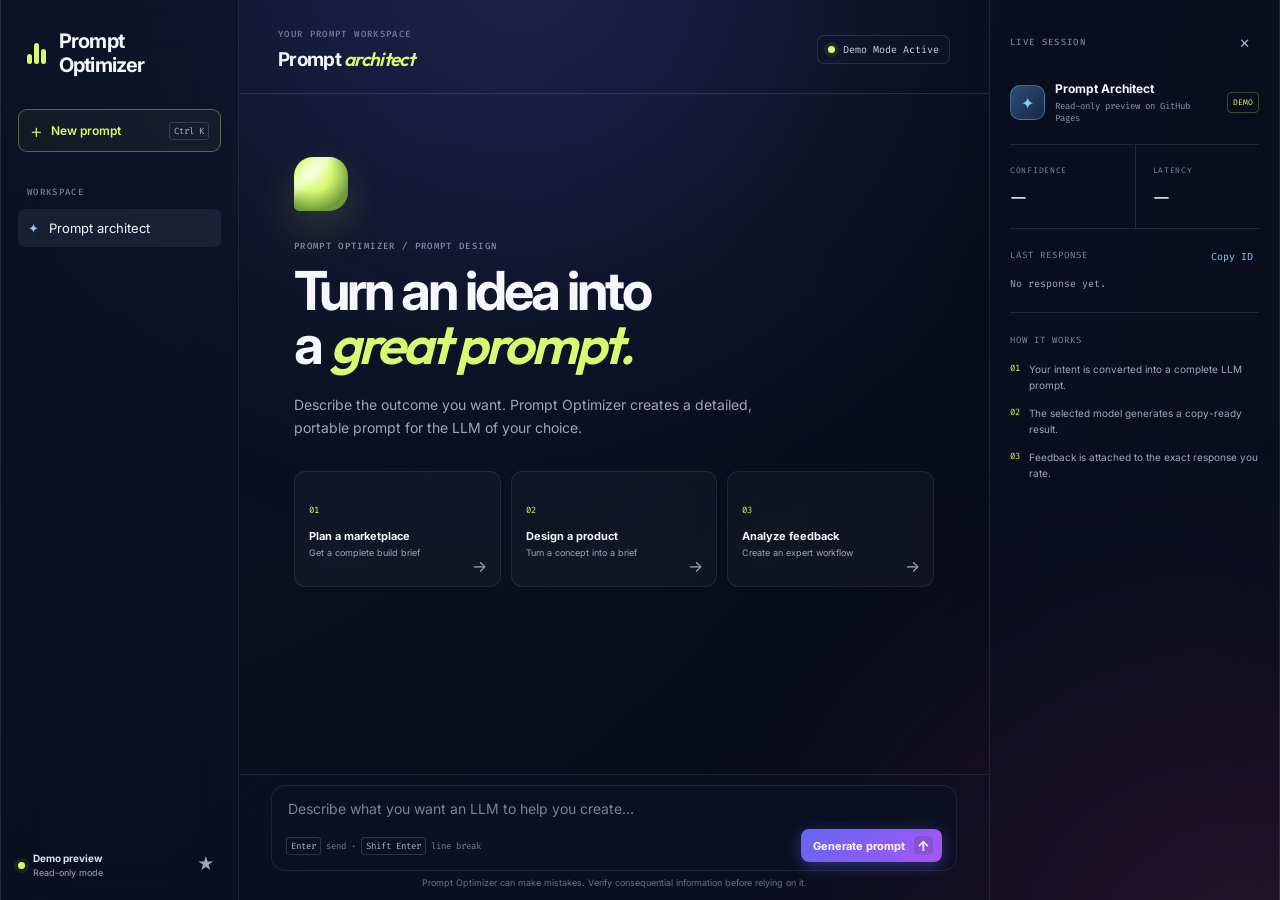
<file: docs/index.html>
<!doctype html>
<html lang="en">
  <head>
    <meta charset="utf-8" />
    <meta name="viewport" content="width=device-width, initial-scale=1" />
    <meta name="theme-color" content="#0b1020" />
    <title>Prompt Optimizer — Prompt Architect</title>
    <link rel="preconnect" href="https://fonts.googleapis.com" />
    <link rel="preconnect" href="https://fonts.gstatic.com" crossorigin />
    <link href="https://fonts.googleapis.com/css2?family=Fira+Code:wght@400;500&family=Inter:wght@400;500;600;700&family=Outfit:wght@400;600;700&display=swap" rel="stylesheet" />
    <link rel="stylesheet" href="./styles.css" />
    <link rel="stylesheet" href="./polish.css" />
    <link rel="icon" href="data:," />
  </head>
  <body>
    <div class="glow glow-one"></div><div class="glow glow-two"></div>
    <main class="shell">
      <aside class="sidebar" aria-label="Workspace navigation">
        <a class="brand" href="/" aria-label="Prompt Optimizer home"><span class="brand-mark"><i></i><i></i><i></i></span>Prompt Optimizer</a>
        <button class="new-chat" id="newChat" type="button"><span>+</span> New prompt <kbd>Ctrl K</kbd></button>
        <nav class="workspace-nav"><p>WORKSPACE</p><button class="nav-link is-active" type="button"><span>✦</span> Prompt architect</button></nav>
        <div class="sidebar-footer"><span class="privacy-dot"></span><span><b>Demo preview</b><small>Read-only mode</small></span><a href="https://github.com/mantavyamaan/Prompt_optimizer" target="_blank" style="text-decoration:none; color:inherit;" class="icon-button" aria-label="View on GitHub">★</a></div>
      </aside>

      <section class="workspace" aria-label="Prompt Architect">
        <header class="topbar"><div><p class="eyebrow">YOUR PROMPT WORKSPACE</p><h1>Prompt <em>architect</em></h1></div><div class="top-actions"><button class="connection" id="providerButton" type="button"><span class="status-dot" id="statusDot"></span><span id="connectionText">Checking Ollama</span></button><button class="icon-button desktop-only" id="showInspector" type="button" aria-label="Show session details">◫</button></div></header>

        <div class="conversation-scroll" id="chatScroll">
          <section class="welcome" id="welcome">
            <div class="orb" aria-hidden="true"><span></span></div><p class="eyebrow">PROMPT OPTIMIZER / PROMPT DESIGN</p><h2>Turn an idea into<br />a <em>great prompt.</em></h2>
            <p class="welcome-copy">Describe the outcome you want. Prompt Optimizer creates a detailed, portable prompt for the LLM of your choice.</p>
            <div class="suggestions">
              <button class="suggestion" type="button" data-prompt="Create an original, production-ready multi-vendor marketplace with the discoverability and checkout capabilities users expect from leading marketplaces. I need the product plan, UI, backend architecture, and implementation steps."><span>01</span><b>Plan a marketplace</b><small>Get a complete build brief</small><i>→</i></button>
              <button class="suggestion" type="button" data-prompt="Build a premium landing page for an AI-powered finance app. It should feel trustworthy, have a clear conversion path, and include the copy, UX flows, and technical requirements."><span>02</span><b>Design a product</b><small>Turn a concept into a brief</small><i>→</i></button>
              <button class="suggestion" type="button" data-prompt="Create a robust prompt for an LLM to analyze customer feedback, find themes, identify product risks, and produce a prioritized action plan for a product team."><span>03</span><b>Analyze feedback</b><small>Create an expert workflow</small><i>→</i></button>
            </div>
          </section>
          <section class="messages" id="messages" aria-live="polite"></section>

        </div>

        <footer class="composer-wrap"><form class="composer" id="composer"><textarea id="promptInput" rows="1" placeholder="Describe what you want an LLM to help you create…" aria-label="Message Prompt Optimizer"></textarea><div class="composer-bottom"><span class="input-hint"><kbd>Enter</kbd> send <span>·</span> <kbd>Shift Enter</kbd> line break</span><button class="send-button" id="sendButton" type="submit"><span>Generate prompt</span><b>↑</b></button></div></form><p class="disclaimer">Prompt Optimizer can make mistakes. Verify consequential information before relying on it.</p></footer>
      </section>

      <aside class="inspector" id="inspector"><div class="inspector-head"><p class="eyebrow">LIVE SESSION</p><button class="icon-button" id="closeInspector" type="button" aria-label="Hide session details">×</button></div><div class="model-card"><div class="model-glyph">✦</div><div><b id="modelName">Prompt Architect</b><small id="modelState">Checking local model…</small></div><span class="source-chip" id="sourceChip">OLLAMA</span></div><div class="metric-grid"><div><span>CONFIDENCE</span><b id="confidence">—</b></div><div><span>LATENCY</span><b id="latency">—</b></div></div><section class="trace-card"><div class="card-head"><p>LAST RESPONSE</p><button id="copyTrace" type="button">Copy ID</button></div><code id="trace">No response yet.</code></section><section class="session-note"><p>HOW IT WORKS</p><ol><li><span>01</span>Your intent is converted into a complete LLM prompt.</li><li><span>02</span>The selected model generates a copy-ready result.</li><li><span>03</span>Feedback is attached to the exact response you rate.</li></ol></section></aside>
    </main>

    <dialog class="provider-dialog" id="providerDialog" aria-labelledby="providerTitle"><form class="provider-sheet" id="providerForm" novalidate><div class="sheet-top"><div><p class="eyebrow">MODEL CONNECTION</p><h2 id="providerTitle">Choose your <em>provider.</em></h2></div><button class="icon-button" type="button" id="closeProvider" aria-label="Close model settings">×</button></div><button class="ollama-choice" type="button" id="ollamaChoice"><span class="choice-icon">O</span><span><b>Local Ollama</b><small>Default · llama3.1:latest</small></span><strong>DEFAULT</strong></button><div class="divider"><span>OR USE YOUR OWN API KEY</span></div><label>Compatible API base URL<input id="providerUrl" name="base_url" type="url" value="https://api.openai.com" placeholder="https://api.your-provider.com" /></label><label>Model<input id="providerModel" name="model" type="text" placeholder="Provider model name" /></label><label>API key<input id="providerKey" name="api_key" type="password" placeholder="Paste a key for this session" autocomplete="off" /></label><p class="form-error" id="providerError" role="alert" hidden></p><p class="key-note">Your key is held only in this tab’s memory, sent only for your request, and never stored by Prompt Optimizer.</p><div class="sheet-actions"><button class="text-button" type="button" id="clearProvider">Use Ollama instead</button><button class="primary-button" type="submit">Use API key <span>→</span></button></div></form></dialog>

    <template id="messageTemplate"><article class="message"><div class="avatar" aria-hidden="true"></div><div class="message-main"><div class="message-meta"><b></b><time></time></div><pre></pre><div class="message-actions" hidden><div class="score-container" style="display:flex; align-items:center; gap:8px;"><input type="range" class="score-slider" min="0" max="100" value="50" style="flex:1;"><span class="score-display" style="min-width:24px; font-size:12px; opacity:0.8;">50</span><button class="score-submit" type="button" style="padding:4px 10px; font-size:12px; border-radius:4px;">Rate</button></div><button data-copy-response type="button">Copy</button></div></div></article></template>
    <script src="./app.js?v=3"></script>
  </body>
</html>
</file>
<file: docs/styles.css>
:root{--ink:#f5f7fb;--muted:#9ca7bb;--faint:#69758c;--canvas:#090f1e;--surface:#121b31;--surface-2:#16213b;--line:rgba(191,207,239,.14);--lime:#d7fa70;--sky:#81d3ff;--danger:#f08e91;--serif:"Playfair Display",Georgia,serif;--sans:"DM Sans",Arial,sans-serif;--mono:"DM Mono",monospace}*{box-sizing:border-box}body{margin:0;background:var(--canvas);color:var(--ink);font-family:var(--sans);min-height:100vh;overflow:hidden}.glow{position:fixed;width:44vw;height:44vw;border-radius:50%;filter:blur(110px);opacity:.16;pointer-events:none}.glow-one{top:-25vw;left:19vw;background:#3471de}.glow-two{bottom:-31vw;right:-20vw;background:#a4c639}.shell{position:relative;display:grid;grid-template-columns:238px minmax(0,1fr) 290px;min-height:100vh;max-width:1660px;margin:auto;border-inline:1px solid var(--line)}.sidebar,.inspector{background:rgba(8,14,29,.62);backdrop-filter:blur(18px)}.sidebar{border-right:1px solid var(--line);padding:29px 17px 20px;display:flex;flex-direction:column}.brand{display:flex;align-items:center;gap:10px;padding:0 9px 32px;color:var(--ink);font-weight:700;font-size:20px;letter-spacing:-.8px;text-decoration:none}.brand-mark{display:flex;gap:2px;align-items:flex-end;width:22px;height:22px}.brand-mark i{display:block;width:5px;border-radius:5px;background:var(--lime)}.brand-mark i:nth-child(1){height:10px}.brand-mark i:nth-child(2){height:21px}.brand-mark i:nth-child(3){height:15px}button{font:inherit}.new-chat{height:43px;padding:0 11px;border:1px solid rgba(215,250,112,.35);border-radius:9px;background:rgba(215,250,112,.04);color:var(--lime);display:flex;align-items:center;gap:8px;cursor:pointer;font-size:12px;font-weight:600;transition:.2s}.new-chat:hover{transform:translateY(-1px);background:rgba(215,250,112,.11)}.new-chat>span{font-size:20px;font-weight:300}.new-chat kbd{margin-left:auto}.workspace-nav{margin-top:34px}.workspace-nav p,.eyebrow{margin:0;font:500 9px var(--mono);letter-spacing:1.35px;color:#758198}.workspace-nav p{padding:0 9px 11px}.nav-link{width:100%;border:0;border-radius:7px;background:transparent;color:var(--muted);padding:11px 10px;text-align:left;display:flex;align-items:center;gap:10px;cursor:pointer;font-size:13px}.nav-link:hover,.nav-link.is-active{color:var(--ink);background:rgba(191,207,239,.08)}.nav-link span{color:var(--sky)}.sidebar-footer{margin-top:auto;display:flex;gap:8px;align-items:center;color:var(--muted);font-size:10px;line-height:1.4}.sidebar-footer b{display:block;color:#dce3f0;font-size:10px}.sidebar-footer small{font-size:9px}.privacy-dot,.status-dot{width:7px;height:7px;border-radius:50%;background:var(--lime);box-shadow:0 0 0 4px rgba(215,250,112,.08);flex:none}.icon-button{border:0;background:transparent;color:#9eabc0;cursor:pointer;width:30px;height:30px;display:grid;place-items:center;border-radius:7px;font-size:17px}.icon-button:hover{background:rgba(191,207,239,.1);color:var(--ink)}.sidebar-footer .icon-button{margin-left:auto}.workspace{display:grid;grid-template-rows:auto minmax(0,1fr) auto;min-height:100vh}.topbar{height:94px;padding:23px 39px 18px;display:flex;justify-content:space-between;align-items:center;border-bottom:1px solid var(--line)}.topbar .eyebrow{margin-bottom:7px}.topbar h1{margin:0;font-size:19px;letter-spacing:-.7px}.topbar h1 em,.welcome h2 em,.provider-sheet h2 em{font-family:var(--serif);font-weight:600;color:var(--lime)}.top-actions{display:flex;align-items:center;gap:7px}.connection{border:1px solid var(--line);background:rgba(14,23,42,.6);border-radius:7px;color:#cbd5e5;padding:7px 10px;display:flex;gap:8px;align-items:center;cursor:pointer;font:10px var(--mono);transition:.2s}.connection:hover{border-color:rgba(129,211,255,.55);color:#fff}.conversation-scroll{min-height:0;overflow:auto;scroll-behavior:smooth}.welcome{max-width:690px;margin:0 auto;padding:9.5vh 25px 46px}.orb{width:54px;height:54px;border-radius:19px 19px 19px 5px;background:radial-gradient(circle at 34% 28%,#faffca,#d7fa70 36%,#6f9a3d 74%);box-shadow:0 17px 42px rgba(169,226,71,.2);position:relative;overflow:hidden;margin-bottom:29px}.orb span{position:absolute;width:79px;height:13px;top:4px;left:-18px;background:rgba(255,255,255,.6);filter:blur(4px);transform:rotate(-42deg)}.welcome .eyebrow{color:#8390a6;margin-bottom:13px}.welcome h2{font-size:clamp(40px,4.2vw,60px);line-height:.98;letter-spacing:-3px;margin:0}.welcome-copy{max-width:500px;color:var(--muted);font-size:14px;line-height:1.65;margin:22px 0 31px}.suggestions{display:grid;grid-template-columns:repeat(3,1fr);gap:10px}.suggestion{position:relative;min-height:116px;border:1px solid var(--line);border-radius:11px;background:rgba(20,31,55,.65);color:var(--ink);padding:14px;text-align:left;cursor:pointer;transition:transform .2s,border-color .2s,background .2s}.suggestion:hover{transform:translateY(-3px);border-color:rgba(215,250,112,.42);background:rgba(28,43,72,.9)}.suggestion span{color:var(--lime);font:9px var(--mono)}.suggestion b{display:block;margin:12px 0 4px;font-size:11px}.suggestion small{display:block;color:var(--muted);font-size:9px;line-height:1.35}.suggestion i{position:absolute;right:13px;bottom:10px;color:#9ea9ba;font-style:normal}.messages{max-width:780px;padding:18px 31px 45px;margin:auto}.message{display:flex;gap:12px;margin:0 0 28px;animation:rise .25s ease both}.avatar{width:30px;height:30px;flex:none;border-radius:9px;background:linear-gradient(145deg,#d7fa70,#64984e)}.message.user .avatar{background:linear-gradient(145deg,#83d7ff,#4c70b0)}.message-main{min-width:0;max-width:calc(100% - 42px)}.message-meta{display:flex;gap:8px;align-items:baseline;margin:2px 0 8px}.message-meta b{font-size:12px}.message-meta time{color:#728096;font:9px var(--mono)}.message pre{margin:0;white-space:pre-wrap;overflow-wrap:anywhere;border:1px solid var(--line);border-radius:4px 13px 13px 13px;background:rgba(11,18,34,.62);padding:14px 16px;color:#e8edf5;font:13px/1.7 var(--mono)}.message.user pre{font-family:var(--sans);line-height:1.6;background:rgba(61,90,145,.17);border-radius:13px 4px 13px 13px}.message-actions{display:flex;gap:6px;margin-top:9px}.message-actions button{border:1px solid var(--line);border-radius:5px;background:transparent;color:#9ba8bc;font-size:10px;padding:5px 7px;cursor:pointer}.message-actions button:hover,.message-actions button.selected{border-color:rgba(215,250,112,.48);color:var(--lime)}.typing{padding:15px 0;display:flex;gap:4px}.typing i{width:5px;height:5px;border-radius:50%;background:var(--lime);animation:blink 1s infinite alternate}.typing i:nth-child(2){animation-delay:.18s}.typing i:nth-child(3){animation-delay:.36s}.activity-panel{max-width:690px;margin:0 auto 34px;padding:23px;border:1px solid var(--line);border-radius:12px;background:rgba(15,24,44,.65)}.activity-head{display:flex;justify-content:space-between;align-items:start}.activity-head h2{font-size:19px;margin:7px 0 19px}.trace-list{display:grid;gap:7px}.trace-row{border:1px solid var(--line);border-radius:7px;padding:10px 11px;font:10px var(--mono);color:#a5b0c2}.trace-row b{color:#e6ecf5;font-weight:500}.empty-history{color:var(--muted);font-size:12px}.composer-wrap{padding:13px 32px 17px;border-top:1px solid var(--line);background:linear-gradient(0deg,rgba(9,15,30,.98),rgba(9,15,30,.78))}.composer{border:1px solid rgba(178,197,231,.2);border-radius:14px;background:rgba(22,33,57,.91);padding:12px 14px 10px;transition:border .2s,box-shadow .2s}.composer:focus-within{border-color:rgba(215,250,112,.55);box-shadow:0 0 0 3px rgba(215,250,112,.06)}textarea{display:block;resize:none;min-height:25px;max-height:145px;width:100%;border:0;outline:0;background:transparent;color:var(--ink);font:14px/1.5 var(--sans)}textarea::placeholder{color:#79859a}.composer-bottom{display:flex;align-items:center;margin-top:8px}.input-hint{color:#718098;font:9px var(--mono)}kbd{border:1px solid rgba(178,197,231,.2);border-radius:3px;padding:2px 4px;color:#aeb9ca;font:9px var(--mono)}.send-button{margin-left:auto;border:0;border-radius:8px;background:var(--lime);padding:7px 9px 7px 12px;color:#13200e;font-size:11px;font-weight:700;display:flex;align-items:center;gap:9px;cursor:pointer;transition:.2s}.send-button b{width:19px;height:19px;border-radius:5px;background:rgba(19,32,14,.13);display:grid;place-items:center;font-size:14px}.send-button:hover{transform:translateY(-1px);box-shadow:0 6px 17px rgba(215,250,112,.25)}.send-button:disabled{opacity:.55;cursor:wait;transform:none}.disclaimer{text-align:center;color:#66738a;font-size:9px;margin:8px 0 0}.inspector{border-left:1px solid var(--line);padding:27px 20px}.inspector-head{display:flex;justify-content:space-between;align-items:center}.model-card{display:flex;align-items:center;gap:10px;padding:24px 0 20px;border-bottom:1px solid var(--line)}.model-glyph{width:35px;height:35px;border-radius:10px;display:grid;place-items:center;background:linear-gradient(135deg,#2d4e77,#172747);border:1px solid rgba(129,211,255,.35);color:var(--sky)}.model-card b{display:block;font-size:12px}.model-card small{display:block;color:#8b98ad;font:9px var(--mono);margin-top:4px}.source-chip{margin-left:auto;border:1px solid rgba(215,250,112,.25);border-radius:4px;color:var(--lime);font:8px var(--mono);padding:4px 5px}.metric-grid{display:grid;grid-template-columns:1fr 1fr;border-bottom:1px solid var(--line)}.metric-grid div{padding:20px 0}.metric-grid div+div{padding-left:17px;border-left:1px solid var(--line)}.metric-grid span{display:block;color:#7b879d;font:8px var(--mono);letter-spacing:.7px}.metric-grid b{display:block;margin-top:7px;font:20px var(--serif)}.trace-card{padding:20px 0;border-bottom:1px solid var(--line)}.card-head{display:flex;justify-content:space-between}.card-head p,.session-note>p{margin:0;color:#7d899d;font:9px var(--mono);letter-spacing:1px}.card-head button,.text-button{border:0;background:transparent;color:var(--sky);font:10px var(--mono);cursor:pointer}.trace-card code{display:block;margin-top:12px;color:#9aa7bb;font:10px/1.6 var(--mono);overflow-wrap:anywhere}.session-note{padding-top:21px}.session-note>p{margin-bottom:16px}.session-note ol{margin:0;padding:0;list-style:none}.session-note li{display:flex;gap:9px;margin-bottom:13px;color:#9da9bc;font-size:10px;line-height:1.55}.session-note li span{color:var(--lime);font:9px var(--mono)}.provider-dialog{width:min(520px,calc(100vw - 30px));border:0;padding:0;background:transparent;color:var(--ink)}.provider-dialog::backdrop{background:rgba(2,7,17,.75);backdrop-filter:blur(8px)}.provider-sheet{background:linear-gradient(150deg,#19243e,#0d1528 64%);border:1px solid rgba(185,204,242,.21);border-radius:18px;padding:26px;box-shadow:0 30px 100px rgba(0,0,0,.58)}.sheet-top{display:flex;justify-content:space-between;align-items:start;margin-bottom:21px}.sheet-top h2{margin:8px 0 0;font-size:27px;letter-spacing:-1.4px}.ollama-choice{width:100%;border:1px solid rgba(215,250,112,.4);border-radius:10px;background:rgba(215,250,112,.07);padding:13px;display:flex;align-items:center;gap:10px;text-align:left;color:var(--ink);cursor:pointer}.choice-icon{width:27px;height:27px;display:grid;place-items:center;border-radius:8px;background:var(--lime);color:#13200e;font:bold 12px var(--mono)}.ollama-choice b{display:block;font-size:12px}.ollama-choice small{display:block;margin-top:3px;color:#9eabbc;font-size:10px}.ollama-choice strong{margin-left:auto;color:var(--lime);font:8px var(--mono)}.divider{display:flex;align-items:center;gap:10px;color:#758197;font:9px var(--mono);letter-spacing:1px;margin:20px 0}.divider:before,.divider:after{content:"";height:1px;background:var(--line);flex:1}.provider-sheet label{display:block;margin:12px 0;color:#a9b5c8;font:10px var(--mono);letter-spacing:.4px}.provider-sheet input{display:block;width:100%;margin-top:7px;padding:10px;border:1px solid rgba(177,196,230,.18);border-radius:7px;background:rgba(5,10,23,.48);outline:0;color:var(--ink);font:12px var(--mono)}.provider-sheet input:focus{border-color:rgba(129,211,255,.75)}.form-error{margin:11px 0;color:var(--danger);font-size:11px}.key-note{margin:15px 0;color:#8996aa;font-size:10px;line-height:1.55}.sheet-actions{display:flex;align-items:center;justify-content:space-between;margin-top:18px}.primary-button{border:0;border-radius:7px;background:var(--lime);color:#13200e;padding:10px 12px;font-size:11px;font-weight:700;cursor:pointer}.primary-button span{margin-left:7px;font-size:14px}@keyframes rise{from{opacity:0;transform:translateY(7px)}to{opacity:1;transform:none}}@keyframes blink{to{opacity:.2;transform:translateY(-3px)}}@media(max-width:1120px){.shell{grid-template-columns:220px minmax(0,1fr)}.inspector{display:none}.desktop-only{display:grid}.suggestions{grid-template-columns:1fr}.welcome{padding-top:8vh}}@media(min-width:1121px){.desktop-only{display:none}}@media(max-width:720px){body{overflow:auto}.shell{display:block;border:0}.sidebar{display:none}.workspace{min-height:100vh}.topbar{height:77px;padding:17px 18px}.topbar .eyebrow{font-size:8px}.connection{padding:7px}.connection #connectionText{display:none}.welcome{padding:52px 19px 28px}.welcome h2{font-size:43px}.messages{padding:16px 14px 29px}.composer-wrap{padding:11px 12px 14px}.input-hint{display:none}.activity-panel{margin:0 14px 24px;padding:18px}.send-button span{display:none}.send-button{padding:7px}.provider-sheet{padding:21px}}

/* Premium Aesthetics */
:root {
  --sans: "Inter", "DM Sans", sans-serif;
  --serif: "Outfit", "Playfair Display", serif;
  --mono: "Fira Code", "DM Mono", monospace;
}

body {
  background: radial-gradient(circle at top left, #0d1326 0%, #070a14 100%);
}

.glow {
  filter: blur(140px);
  opacity: 0.25;
  animation: pulse-glow 8s infinite alternate ease-in-out;
}
.glow-one {
  background: #6366f1;
}
.glow-two {
  background: #ec4899;
}

@keyframes pulse-glow {
  0% { transform: scale(1) translate(0, 0); }
  100% { transform: scale(1.1) translate(2vw, 2vw); }
}

.sidebar, .inspector, .composer-wrap, .composer {
  background: rgba(13, 19, 38, 0.4) !important;
  backdrop-filter: blur(24px);
  -webkit-backdrop-filter: blur(24px);
  border-color: rgba(255, 255, 255, 0.08) !important;
}

.composer:focus-within {
  box-shadow: 0 0 0 4px rgba(99, 102, 241, 0.2) !important;
  border-color: rgba(99, 102, 241, 0.6) !important;
}

.suggestion {
  background: rgba(255, 255, 255, 0.03) !important;
  border-color: rgba(255, 255, 255, 0.08) !important;
  backdrop-filter: blur(10px);
}

.suggestion:hover {
  transform: translateY(-4px) scale(1.02) !important;
  border-color: rgba(236, 72, 153, 0.5) !important;
  background: rgba(236, 72, 153, 0.1) !important;
  box-shadow: 0 10px 30px -10px rgba(236, 72, 153, 0.3);
}

.message pre {
  background: linear-gradient(145deg, rgba(255,255,255,0.05), rgba(255,255,255,0.01)) !important;
  border: 1px solid rgba(255,255,255,0.1) !important;
  box-shadow: inset 0 1px 0 rgba(255,255,255,0.05), 0 4px 20px rgba(0,0,0,0.2);
}

.message.user pre {
  background: linear-gradient(145deg, rgba(99, 102, 241, 0.15), rgba(99, 102, 241, 0.05)) !important;
  border: 1px solid rgba(99, 102, 241, 0.3) !important;
}

.send-button {
  background: linear-gradient(135deg, #6366f1, #a855f7) !important;
  color: white !important;
  border: none !important;
  box-shadow: 0 4px 15px rgba(99, 102, 241, 0.4);
}

.send-button:hover {
  transform: translateY(-2px) !important;
  box-shadow: 0 6px 20px rgba(99, 102, 241, 0.6);
}

::-webkit-scrollbar {
  width: 8px;
  height: 8px;
}
::-webkit-scrollbar-track {
  background: rgba(255,255,255,0.02);
}
::-webkit-scrollbar-thumb {
  background: rgba(255,255,255,0.1);

/* Premium Aesthetics */
:root {
  --sans: "Inter", "DM Sans", sans-serif;
  --serif: "Outfit", "Playfair Display", serif;
  --mono: "Fira Code", "DM Mono", monospace;
}

body {
  background: radial-gradient(circle at top left, #0d1326 0%, #070a14 100%);
}

.glow {
  filter: blur(140px);
  opacity: 0.25;
  animation: pulse-glow 8s infinite alternate ease-in-out;
}
.glow-one {
  background: #6366f1;
}
.glow-two {
  background: #ec4899;
}

@keyframes pulse-glow {
  0% { transform: scale(1) translate(0, 0); }
  100% { transform: scale(1.1) translate(2vw, 2vw); }
}

.sidebar, .inspector, .composer-wrap, .composer {
  background: rgba(13, 19, 38, 0.4) !important;
  backdrop-filter: blur(24px);
  -webkit-backdrop-filter: blur(24px);
  border-color: rgba(255, 255, 255, 0.08) !important;
}

.composer:focus-within {
  box-shadow: 0 0 0 4px rgba(99, 102, 241, 0.2) !important;
  border-color: rgba(99, 102, 241, 0.6) !important;
}

.suggestion {
  background: rgba(255, 255, 255, 0.03) !important;
  border-color: rgba(255, 255, 255, 0.08) !important;
  backdrop-filter: blur(10px);
}

.suggestion:hover {
  transform: translateY(-4px) scale(1.02) !important;
  border-color: rgba(236, 72, 153, 0.5) !important;
  background: rgba(236, 72, 153, 0.1) !important;
  box-shadow: 0 10px 30px -10px rgba(236, 72, 153, 0.3);
}

.message pre {
  background: linear-gradient(145deg, rgba(255,255,255,0.05), rgba(255,255,255,0.01)) !important;
  border: 1px solid rgba(255,255,255,0.1) !important;
  box-shadow: inset 0 1px 0 rgba(255,255,255,0.05), 0 4px 20px rgba(0,0,0,0.2);
}

.message.user pre {
  background: linear-gradient(145deg, rgba(99, 102, 241, 0.15), rgba(99, 102, 241, 0.05)) !important;
  border: 1px solid rgba(99, 102, 241, 0.3) !important;
}

.send-button {
  background: linear-gradient(135deg, #6366f1, #a855f7) !important;
  color: white !important;
  border: none !important;
  box-shadow: 0 4px 15px rgba(99, 102, 241, 0.4);
}

.send-button:hover {
  transform: translateY(-2px) !important;
  box-shadow: 0 6px 20px rgba(99, 102, 241, 0.6);
}

::-webkit-scrollbar {
  width: 8px;
  height: 8px;
}
::-webkit-scrollbar-track {
  background: rgba(255,255,255,0.02);
}
::-webkit-scrollbar-thumb {
  background: rgba(255,255,255,0.1);
  border-radius: 4px;
}
::-webkit-scrollbar-thumb:hover {
  background: rgba(255,255,255,0.2);
}

.message-actions[hidden] { display: none !important; }

/* Mobile Premium Responsive Alignments */
@media (max-width: 768px) {
  body {
    overflow: hidden !important;
  }
  
  .shell {
    display: flex !important;
    flex-direction: column;
    height: 100dvh !important;
    min-height: 100dvh !important;
  }
  
  .workspace {
    height: 100dvh !important;
    min-height: 100dvh !important;
    display: grid !important;
    grid-template-rows: auto minmax(0, 1fr) auto !important;
  }
  
  .topbar {
    padding: 14px 16px !important;
    height: auto !important;
  }
  
  .topbar h1 {
    font-size: 20px !important;
  }
  
  .welcome {
    padding: 30px 16px 20px !important;
    text-align: center;
  }
  
  .welcome-copy, .orb {
    margin-left: auto;
    margin-right: auto;
  }
  
  .welcome h2 {
    font-size: 32px !important;
  }
  
  .suggestions {
    display: flex !important;
    flex-direction: column;
    gap: 12px;
  }
  
  .suggestion {
    min-height: auto !important;
    padding: 16px !important;
  }
  
  .messages {
    padding: 16px 12px 20px !important;
  }
  
  .message pre {
    font-size: 12px !important;
    padding: 12px !important;
  }
  
  .message-actions {
    flex-wrap: wrap;
    gap: 8px !important;
  }
  
  .score-container {
    width: 100%;
    margin-bottom: 4px;
  }
  
  .composer-wrap {
    padding: 10px 12px 14px !important;
    background: rgba(10, 15, 30, 0.95) !important;
  }
  
  .composer {
    padding: 12px !important;
  }
  
  .composer-bottom {
    margin-top: 10px !important;
  }
  
  .send-button {
    width: 100%;
    justify-content: center;
    padding: 10px !important;
  }
  
  .send-button span {
    display: inline !important;
    font-size: 13px !important;
  }
  
  .disclaimer {
    font-size: 9px !important;
    margin-top: 8px !important;
  }
  
  .provider-dialog {
    width: 92vw !important;
    margin: auto;
  }
  
  .provider-sheet {
    padding: 24px !important;
  }
  
  .sheet-top h2 {
    font-size: 22px !important;
  }
  
  .sheet-actions {
    flex-direction: column-reverse;
    gap: 12px;
  }
  
  .sheet-actions button {
    width: 100%;
    justify-content: center;
  }
}
</file>
<file: docs/polish.css>
.shell.inspector-hidden{grid-template-columns:238px minmax(0,1fr)}
.inspector[hidden]{display:none}
.trace-row span{display:block;white-space:pre-line;margin-top:4px}
.trace-row{width:100%;text-align:left;cursor:pointer}.trace-row:hover{border-color:rgba(129,211,255,.46);background:rgba(33,49,80,.32)}
html,body{height:100%;min-height:0;overflow:hidden}.shell{height:100vh;height:100dvh;min-height:0;overflow:hidden}.workspace{height:100%;min-height:0;overflow:hidden;grid-template-rows:auto minmax(0,1fr) auto}.sidebar,.inspector{height:100%;min-height:0;overflow:auto}.conversation-scroll{height:100%;min-height:0;overflow-x:hidden;overflow-y:auto}.composer-wrap{min-height:0;flex:none;padding:10px 32px 12px}.composer{padding:10px 14px 8px}.composer textarea{max-height:110px}.disclaimer{margin:6px 0 0}.welcome{padding:clamp(34px,7vh,76px) 25px 30px}
@media(max-height:820px){.topbar{height:82px;padding:17px 32px 13px}.welcome{padding-top:34px;padding-bottom:22px}.welcome .orb{width:45px;height:45px;margin-bottom:18px}.welcome h2{font-size:clamp(34px,4vw,49px)}.welcome-copy{margin:15px 0 21px}.suggestion{min-height:94px}.suggestion b{margin-top:8px}.composer-wrap{padding-top:8px;padding-bottom:9px}.disclaimer{display:none}}
@media(max-width:720px){.shell{height:100svh;height:100dvh}.workspace{height:100%}.composer-wrap{padding:9px 12px 10px}.welcome{padding:36px 19px 22px}.suggestion{min-height:86px}}
@media(max-width:1120px){.shell.inspector-hidden{grid-template-columns:220px minmax(0,1fr)}}
</file>
